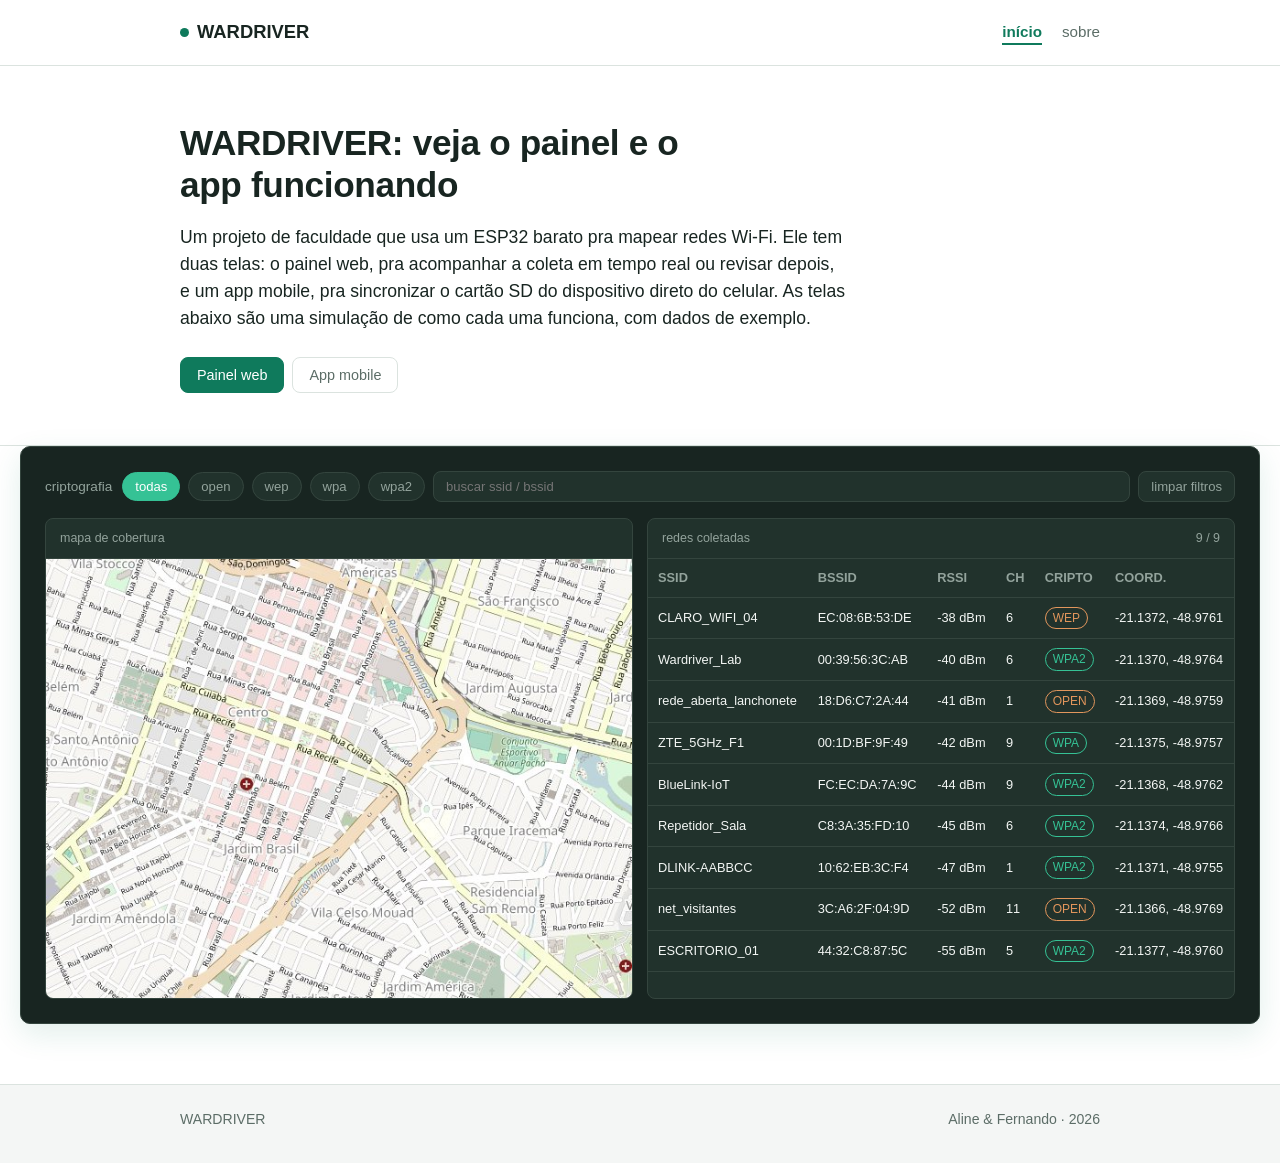
<file: index.html>
<!DOCTYPE html>
<html lang="pt-BR">
<head>
<meta charset="UTF-8">
<meta name="viewport" content="width=device-width, initial-scale=1.0">
<title>WARDRIVER — mapeamento de redes Wi-Fi</title>
<meta name="description" content="Simulação do painel web e do aplicativo mobile do WARDRIVER, dispositivo com ESP32 para mapear redes Wi-Fi de uma região.">
<link rel="stylesheet" href="css/style.css">
</head>
<body>
<a class="pular-link" href="#conteudo">Pular para o conteúdo</a>

<header class="cabecalho">
  <div class="container">
    <a class="logo" href="index.html"><span class="ponto" aria-hidden="true"></span>WARDRIVER</a>
    <button class="menu-toggle" aria-expanded="false" aria-controls="menu-principal">
      <span></span>
      <span class="oculto">Abrir menu</span>
    </button>
    <nav class="menu" id="menu-principal" aria-label="Navegação principal">
      <ul>
        <li><a href="index.html" aria-current="page">início</a></li>
        <li><a href="sobre.html">sobre</a></li>
      </ul>
    </nav>
  </div>
</header>

<main id="conteudo">

  <section class="topo-demo">
    <div class="container">
      <h1>WARDRIVER: veja o painel e o app funcionando</h1>
      <p class="intro">Um projeto de faculdade que usa um ESP32 barato pra mapear redes Wi-Fi. Ele tem duas telas: o painel web, pra acompanhar a coleta em tempo real ou revisar depois, e um app mobile, pra sincronizar o cartão SD do dispositivo direto do celular. As telas abaixo são uma simulação de como cada uma funciona, com dados de exemplo.</p>

      <div class="abas" role="tablist" aria-label="Escolher visualização">
        <button type="button" role="tab" id="aba-painel" aria-controls="tela-painel" aria-selected="true">Painel web</button>
        <button type="button" role="tab" id="aba-app" aria-controls="tela-app" aria-selected="false">App mobile</button>
      </div>
    </div>
  </section>

  <section style="padding-top:0;">
    <div class="container container-largo">

      <div class="tela ativa" id="tela-painel" role="tabpanel" aria-labelledby="aba-painel">
        <div class="caixa-escura">

          <div class="filtros">
            <span class="rotulo">criptografia</span>
            <button class="opcao" type="button" data-filtro="todas" aria-pressed="true">todas</button>
            <button class="opcao" type="button" data-filtro="open" aria-pressed="false">open</button>
            <button class="opcao" type="button" data-filtro="wep" aria-pressed="false">wep</button>
            <button class="opcao" type="button" data-filtro="wpa" aria-pressed="false">wpa</button>
            <button class="opcao" type="button" data-filtro="wpa2" aria-pressed="false">wpa2</button>
            <input type="search" id="busca-painel" placeholder="buscar ssid / bssid" aria-label="Buscar por SSID ou BSSID">
            <button class="limpar" type="button" id="limpar-filtros">limpar filtros</button>
          </div>

          <div class="colunas">
            <div class="caixa">
              <div class="titulo"><span>mapa de cobertura</span></div>
              <div class="mapa">
                <img src="img/mapa-catanduva.jpg" alt="Mapa do centro de Catanduva-SP, região onde as redes foram coletadas" width="640" height="480">
              </div>
            </div>

            <div class="caixa">
              <div class="titulo"><span>redes coletadas</span><span id="contagem-tabela">9 / 9</span></div>
              <div class="tabela-wrap">
                <table id="tabela-redes">
                  <thead>
                    <tr><th>SSID</th><th>BSSID</th><th>RSSI</th><th>CH</th><th>CRIPTO</th><th>COORD.</th></tr>
                  </thead>
                  <tbody>
                    <tr data-tipo="wep"><td>CLARO_WIFI_04</td><td>EC:08:6B:53:DE</td><td>-38 dBm</td><td>6</td><td><span class="badge wep">WEP</span></td><td>-21.1372, -48.9761</td></tr>
                    <tr data-tipo="wpa2"><td>Wardriver_Lab</td><td>00:39:56:3C:AB</td><td>-40 dBm</td><td>6</td><td><span class="badge">WPA2</span></td><td>-21.1370, -48.9764</td></tr>
                    <tr data-tipo="open"><td>rede_aberta_lanchonete</td><td>18:D6:C7:2A:44</td><td>-41 dBm</td><td>1</td><td><span class="badge open">OPEN</span></td><td>-21.1369, -48.9759</td></tr>
                    <tr data-tipo="wpa"><td>ZTE_5GHz_F1</td><td>00:1D:BF:9F:49</td><td>-42 dBm</td><td>9</td><td><span class="badge">WPA</span></td><td>-21.1375, -48.9757</td></tr>
                    <tr data-tipo="wpa2"><td>BlueLink-IoT</td><td>FC:EC:DA:7A:9C</td><td>-44 dBm</td><td>9</td><td><span class="badge">WPA2</span></td><td>-21.1368, -48.9762</td></tr>
                    <tr data-tipo="wpa2"><td>Repetidor_Sala</td><td>C8:3A:35:FD:10</td><td>-45 dBm</td><td>6</td><td><span class="badge">WPA2</span></td><td>-21.1374, -48.9766</td></tr>
                    <tr data-tipo="wpa2"><td>DLINK-AABBCC</td><td>10:62:EB:3C:F4</td><td>-47 dBm</td><td>1</td><td><span class="badge">WPA2</span></td><td>-21.1371, -48.9755</td></tr>
                    <tr data-tipo="open"><td>net_visitantes</td><td>3C:A6:2F:04:9D</td><td>-52 dBm</td><td>11</td><td><span class="badge open">OPEN</span></td><td>-21.1366, -48.9769</td></tr>
                    <tr data-tipo="wpa2"><td>ESCRITORIO_01</td><td>44:32:C8:87:5C</td><td>-55 dBm</td><td>5</td><td><span class="badge">WPA2</span></td><td>-21.1377, -48.9760</td></tr>
                  </tbody>
                </table>
              </div>
            </div>
          </div>

        </div>
      </div>

      <div class="tela" id="tela-app" role="tabpanel" aria-labelledby="aba-app" hidden>
        <div class="celular-wrap">
          <div class="celular">

            <div class="celular-app">
              <div class="cabecalho-app">
                <span class="titulo">Wardriver Sync</span>
                <span class="status">Desconectado</span>
              </div>

              <div class="subtitulo-app">
                <h3>Redes</h3>
                <span class="contagem">9 únicas</span>
              </div>

              <div class="opcoes-app" role="group" aria-label="Filtrar redes">
                <button type="button" data-filtro="todas" aria-pressed="true">Todas</button>
                <button type="button" data-filtro="open" aria-pressed="false">Abertas</button>
                <button type="button" data-filtro="segura" aria-pressed="false">Seguras</button>
              </div>

              <div class="lista-app">
                <div class="linha-app" data-tipo="segura">
                  <div class="nome">Wardriver_Lab</div><div class="detalhe">WPA2 · canal 6</div>
                </div>
                <div class="linha-app" data-tipo="segura">
                  <div class="nome">CASA_562</div><div class="detalhe">WPA2 · canal 1</div>
                </div>
                <div class="linha-app" data-tipo="segura">
                  <div class="nome">ZTE_5GHz_F1</div><div class="detalhe">WPA · canal 9</div>
                </div>
                <div class="linha-app aberta" data-tipo="open">
                  <div class="nome">(oculta)</div><div class="detalhe">Aberta · canal 1</div>
                </div>
                <div class="linha-app" data-tipo="segura">
                  <div class="nome">BlueLink-IoT</div><div class="detalhe">WPA2 · canal 9</div>
                </div>
                <div class="linha-app aberta" data-tipo="open">
                  <div class="nome">net_visitantes</div><div class="detalhe">Aberta · canal 11</div>
                </div>
                <div class="linha-app" data-tipo="segura">
                  <div class="nome">DLINK-AABBCC</div><div class="detalhe">WPA2 · canal 1</div>
                </div>
                <div class="linha-app" data-tipo="segura">
                  <div class="nome">Repetidor_Sala</div><div class="detalhe">WPA2 · canal 6</div>
                </div>
                <div class="linha-app" data-tipo="segura">
                  <div class="nome">ESCRITORIO_01</div><div class="detalhe">WPA2 · canal 5</div>
                </div>
              </div>
            </div>
          </div>
        </div>
      </div>

    </div>
  </section>

</main>

<footer class="rodape">
  <div class="container">
    <span>WARDRIVER</span>
    <span>Aline &amp; Fernando · 2026</span>
  </div>
</footer>

<script src="js/main.js"></script>
</body>
</html>
</file>
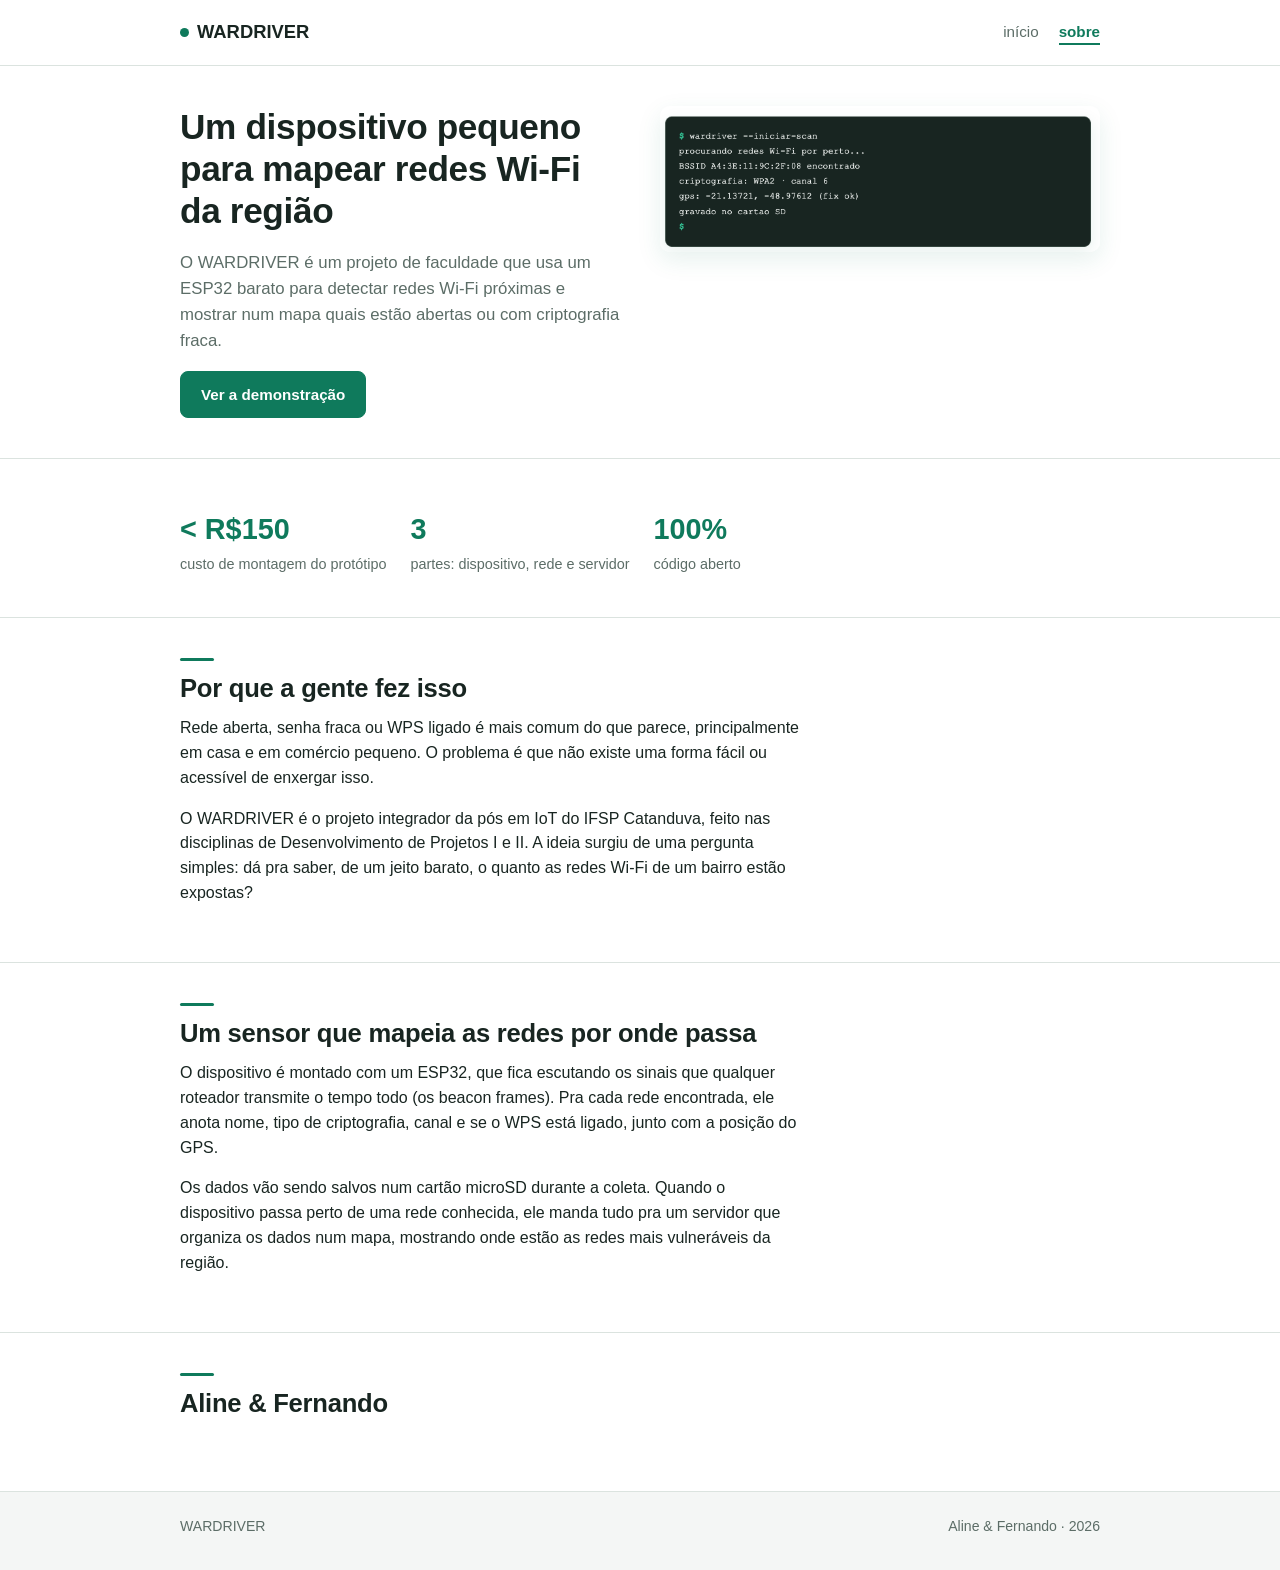
<file: sobre.html>
<!DOCTYPE html>
<html lang="pt-BR">
<head>
<meta charset="UTF-8">
<meta name="viewport" content="width=device-width, initial-scale=1.0">
<title>Sobre - WARDRIVER</title>
<meta name="description" content="O que é o WARDRIVER, o problema que ele resolve e o contexto do projeto, feito para o curso de IoT do IFSP Catanduva.">
<link rel="stylesheet" href="css/style.css">
</head>
<body>
<a class="pular-link" href="#conteudo">Pular para o conteúdo</a>

<header class="cabecalho">
  <div class="container">
    <a class="logo" href="index.html"><span class="ponto" aria-hidden="true"></span>WARDRIVER</a>
    <button class="menu-toggle" aria-expanded="false" aria-controls="menu-principal">
      <span></span>
      <span class="oculto">Abrir menu</span>
    </button>
    <nav class="menu" id="menu-principal" aria-label="Navegação principal">
      <ul>
        <li><a href="index.html">início</a></li>
        <li><a href="sobre.html" aria-current="page">sobre</a></li>
      </ul>
    </nav>
  </div>
</header>

<main id="conteudo">

  <section>
    <div class="container topo">
      <div>
        <h1>Um dispositivo pequeno para mapear redes Wi-Fi da região</h1>
        <p class="intro">O WARDRIVER é um projeto de faculdade que usa um ESP32 barato para detectar redes Wi-Fi próximas e mostrar num mapa quais estão abertas ou com criptografia fraca.</p>
        <div class="numeros">
          <a class="btn" href="index.html">Ver a demonstração</a>
        </div>
      </div>

      <img class="terminal" src="img/terminal.png" alt="Simulação de saída de terminal durante uma coleta de rede: wardriver --iniciar-scan, procurando redes Wi-Fi por perto, rede encontrada com criptografia WPA2 no canal 6, GPS com fix ok, dados gravados no cartão SD.">
    </div>
  </section>

  <section>
    <div class="container">
      <div class="numeros">
        <div class="numero">
          <span class="valor">&lt; R$150</span>
          <span class="legenda">custo de montagem do protótipo</span>
        </div>
        <div class="numero">
          <span class="valor">3</span>
          <span class="legenda">partes: dispositivo, rede e servidor</span>
        </div>
        <div class="numero">
          <span class="valor">100%</span>
          <span class="legenda">código aberto</span>
        </div>
      </div>
    </div>
  </section>

  <section>
    <div class="container">
      <h2>Por que a gente fez isso</h2>
      <p>Rede aberta, senha fraca ou WPS ligado é mais comum do que parece, principalmente em casa e em comércio pequeno. O problema é que não existe uma forma fácil ou acessível de enxergar isso.</p>
      <p>O WARDRIVER é o projeto integrador da pós em IoT do IFSP Catanduva, feito nas disciplinas de Desenvolvimento de Projetos I e II. A ideia surgiu de uma pergunta simples: dá pra saber, de um jeito barato, o quanto as redes Wi-Fi de um bairro estão expostas?</p>
    </div>
  </section>

  <section>
    <div class="container">
      <h2>Um sensor que mapeia as redes por onde passa</h2>
      <p>O dispositivo é montado com um ESP32, que fica escutando os sinais que qualquer roteador transmite o tempo todo (os beacon frames). Pra cada rede encontrada, ele anota nome, tipo de criptografia, canal e se o WPS está ligado, junto com a posição do GPS.</p>
      <p>Os dados vão sendo salvos num cartão microSD durante a coleta. Quando o dispositivo passa perto de uma rede conhecida, ele manda tudo pra um servidor que organiza os dados num mapa, mostrando onde estão as redes mais vulneráveis da região.</p>
    </div>
  </section>

  <section>
    <div class="container">
      <h2>Aline &amp; Fernando</h2>
    
    </div>
  </section>

</main>

<footer class="rodape">
  <div class="container">
    <span>WARDRIVER</span>
    <span>Aline &amp; Fernando · 2026</span>
  </div>
</footer>

<script src="js/main.js"></script>
</body>
</html>
</file>
<file: css/style.css>
* { box-sizing: border-box; }

body {
  margin: 0;
  background: #ffffff;
  color: #182521;
  font-family: Arial, Helvetica, sans-serif;
  font-size: 16px;
  line-height: 1.55;
}

img, svg { max-width: 100%; display: block; }

a {
  color: #0f7a5c;
}

a:focus-visible,
button:focus-visible,
input:focus-visible {
  outline: 2px solid #0f7a5c;
  outline-offset: 2px;
}

h1, h2, h3 {
  font-family: Arial, Helvetica, sans-serif;
  font-weight: bold;
  line-height: 1.2;
  margin: 0 0 0.5em;
  letter-spacing: -0.01em;
}

h1 { font-size: 2.2rem; }
h2 { font-size: 1.6rem; }
h3 { font-size: 1.15rem; }

h2::before {
  content: '';
  display: block;
  width: 34px;
  height: 3px;
  background: #0f7a5c;
  border-radius: 2px;
  margin-bottom: 12px;
}

p { margin: 0 0 1em; max-width: 70ch; }

.container {
  max-width: 960px;
  margin: 0 auto;
  padding: 0 20px;
}

.container-largo {
  max-width: 1600px;
}

.cabecalho {
  border-bottom: 1px solid #dbe3df;
  background: #ffffff;
}

.cabecalho .container {
  display: flex;
  align-items: center;
  justify-content: space-between;
  padding-top: 18px;
  padding-bottom: 18px;
}

.logo {
  font-weight: bold;
  font-size: 1.15rem;
  color: #182521;
  text-decoration: none;
  display: flex;
  align-items: center;
  gap: 8px;
}

.logo .ponto {
  width: 9px;
  height: 9px;
  border-radius: 50%;
  background: #0f7a5c;
  display: inline-block;
}

.menu-toggle {
  display: none;
  background: #ffffff;
  border: 1px solid #dbe3df;
  border-radius: 6px;
  width: 40px;
  height: 36px;
  cursor: pointer;
  position: relative;
}

.menu-toggle span,
.menu-toggle span::before,
.menu-toggle span::after {
  content: '';
  position: absolute;
  left: 9px;
  right: 9px;
  height: 2px;
  background: #182521;
}
.menu-toggle span { top: 17px; }
.menu-toggle span::before { top: -6px; }
.menu-toggle span::after { top: 6px; }

.menu ul {
  list-style: none;
  display: flex;
  gap: 20px;
  margin: 0;
  padding: 0;
}

.menu a {
  font-size: 0.95rem;
  color: #5c6d67;
  text-decoration: none;
  padding-bottom: 3px;
  border-bottom: 2px solid transparent;
}

.menu a:hover { color: #182521; text-decoration: underline; }

.menu a[aria-current="page"] {
  color: #0f7a5c;
  border-bottom-color: #0f7a5c;
  font-weight: bold;
}

@media (max-width: 640px) {
  .menu-toggle { display: block; }

  .menu {
    display: none;
    width: 100%;
    order: 3;
  }

  .menu.aberto { display: block; }

  .menu ul {
    flex-direction: column;
    gap: 0;
    padding: 8px 0 18px;
  }

  .menu li {
    border-top: 1px solid #dbe3df;
  }

  .menu a {
    display: block;
    padding: 12px 2px;
  }

  .cabecalho .container {
    flex-wrap: wrap;
  }
}

main { display: block; }

section {
  padding: 40px 0;
  border-bottom: 1px solid #dbe3df;
}

section:last-of-type { border-bottom: none; }

.topo-demo {
  padding-top: 56px;
  padding-bottom: 32px;
}

.topo-demo h1 {
  max-width: 26ch;
}

.topo-demo .intro {
  font-size: 1.1rem;
  max-width: 68ch;
}

.topo {
  display: flex;
  flex-wrap: wrap;
  gap: 40px;
  align-items: flex-start;
}

.topo > * {
  flex: 1 1 320px;
  min-width: 0;
}

.topo p.intro {
  font-size: 1.05rem;
  color: #5c6d67;
}

.terminal {
  width: 100%;
  border-radius: 10px;
  box-shadow: 0 8px 24px rgba(15, 122, 92, 0.1);
}

.numeros {
  display: flex;
  flex-wrap: wrap;
  gap: 24px;
  margin-top: 8px;
}

.numero {
  min-width: 140px;
}

.numero .valor {
  font-size: 1.8rem;
  font-weight: bold;
  color: #0f7a5c;
  display: block;
}

.numero .legenda {
  color: #5c6d67;
  font-size: 0.9rem;
}

.btn {
  font-family: Arial, Helvetica, sans-serif;
  font-weight: bold;
  font-size: 0.95rem;
  background: #0f7a5c;
  color: #ffffff;
  border: 1px solid #0f7a5c;
  border-radius: 8px;
  padding: 11px 20px;
  cursor: pointer;
  text-decoration: none;
  display: inline-block;
}

.btn:hover { background: #0c6349; }

.btn.contorno {
  background: #ffffff;
  color: #182521;
  border: 1px solid #dbe3df;
  font-weight: normal;
}

.btn.contorno:hover { border-color: #0f7a5c; color: #0f7a5c; }

.rodape {
  border-top: 1px solid #dbe3df;
  background: #f4f6f5;
  padding: 24px 0 32px;
  margin-top: 20px;
  color: #5c6d67;
  font-size: 0.88rem;
}

.rodape .container {
  display: flex;
  justify-content: space-between;
  flex-wrap: wrap;
  gap: 12px;
}

.pular-link {
  position: absolute;
  left: -999px;
  top: auto;
  background: #182521;
  color: #ffffff;
  padding: 10px 16px;
  font-size: 0.85rem;
  z-index: 10;
}

.pular-link:focus {
  left: 16px;
  top: 16px;
}

.oculto {
  position: absolute;
  width: 1px;
  height: 1px;
  overflow: hidden;
  clip: rect(0 0 0 0);
  white-space: nowrap;
}

.abas {
  display: flex;
  gap: 8px;
  margin: 24px 0 20px;
}

.abas button {
  font-family: Arial, Helvetica, sans-serif;
  font-size: 0.9rem;
  background: #ffffff;
  border: 1px solid #dbe3df;
  color: #5c6d67;
  border-radius: 8px;
  padding: 9px 16px;
  cursor: pointer;
}

.abas button[aria-selected="true"] {
  background: #0f7a5c;
  border-color: #0f7a5c;
  color: #ffffff;
}

.tela { display: none; }
.tela.ativa { display: block; }

.caixa-escura {
  background: #182521;
  border: 1px solid #34453e;
  border-radius: 10px;
  padding: 24px;
  font-family: Arial, Helvetica, sans-serif;
  color: #f3f6f4;
  overflow-x: auto;
  box-shadow: 0 10px 30px rgba(15, 122, 92, 0.12);
}

.filtros {
  display: flex;
  align-items: center;
  gap: 8px;
  flex-wrap: wrap;
  margin-bottom: 16px;
  font-size: 0.85rem;
}

.filtros .rotulo { color: #93a39c; margin-right: 2px; }

.filtros button.opcao {
  font-family: Arial, Helvetica, sans-serif;
  font-size: 0.82rem;
  background: #21322c;
  border: 1px solid #34453e;
  color: #93a39c;
  border-radius: 999px;
  padding: 6px 12px;
  cursor: pointer;
}

.filtros button.opcao[aria-pressed="true"] {
  background: #35c295;
  border-color: #35c295;
  color: #ffffff;
}

.filtros select,
.filtros input[type="search"] {
  font-family: Arial, Helvetica, sans-serif;
  font-size: 0.82rem;
  background: #21322c;
  border: 1px solid #34453e;
  color: #f3f6f4;
  border-radius: 8px;
  padding: 7px 12px;
}

.filtros input[type="search"] {
  flex: 1;
  min-width: 160px;
}

.filtros .limpar {
  margin-left: auto;
  background: #21322c;
  border: 1px solid #34453e;
  color: #93a39c;
  border-radius: 8px;
  padding: 7px 12px;
  font-family: Arial, Helvetica, sans-serif;
  font-size: 0.82rem;
  cursor: pointer;
}

.colunas {
  display: flex;
  flex-wrap: wrap;
  gap: 14px;
}

.colunas > * {
  flex: 1 1 350px;
}

.caixa {
  background: #21322c;
  border: 1px solid #34453e;
  border-radius: 8px;
  overflow: hidden;
}

.caixa .titulo {
  display: flex;
  justify-content: space-between;
  align-items: center;
  padding: 10px 14px;
  border-bottom: 1px solid #34453e;
  font-size: 0.78rem;
  color: #93a39c;
}

.mapa img { width: 100%; height: auto; display: block; }

.tabela-wrap {
  max-height: 520px;
  overflow-y: auto;
  overflow-x: auto;
}

.tabela-wrap table {
  width: 100%;
  border-collapse: collapse;
  font-size: 0.8rem;
  min-width: 480px;
}

.tabela-wrap th {
  position: sticky;
  top: 0;
  background: #21322c;
  text-align: left;
  color: #93a39c;
  font-weight: bold;
  padding: 9px 10px;
  border-bottom: 1px solid #34453e;
}

.tabela-wrap td {
  padding: 9px 10px;
  border-bottom: 1px solid #34453e;
  white-space: nowrap;
}

.badge {
  display: inline-block;
  border: 1px solid #35c295;
  color: #35c295;
  border-radius: 999px;
  padding: 1px 7px;
  font-size: 0.75rem;
}

.badge.open,
.badge.wep {
  border-color: #e2965c;
  color: #e2965c;
}


.celular-wrap {
  display: flex;
  justify-content: center;
}

.celular {
  width: 100%;
  max-width: 290px;
  box-sizing: border-box;
  background: #182521;
  color: #f3f6f4;
  border: 8px solid #333;
  border-radius: 24px;
  overflow: hidden;
}

.celular-app { padding: 16px 16px 16px; }

.celular-app .cabecalho-app {
  display: flex;
  justify-content: space-between;
  align-items: baseline;
  margin-bottom: 16px;
}

.cabecalho-app .titulo { font-size: 1.05rem; font-weight: bold; }
.cabecalho-app .status { font-size: 0.72rem; color: #e2965c; }

.subtitulo-app {
  display: flex;
  justify-content: space-between;
  align-items: baseline;
  margin-bottom: 10px;
}

.subtitulo-app h3 { font-size: 1.2rem; margin: 0; }
.subtitulo-app .contagem { font-size: 0.72rem; color: #93a39c; }

.opcoes-app {
  display: flex;
  gap: 8px;
  margin-bottom: 12px;
}

.opcoes-app button {
  font-family: Arial, Helvetica, sans-serif;
  font-size: 0.76rem;
  background: #21322c;
  border: 1px solid #34453e;
  color: #93a39c;
  border-radius: 999px;
  padding: 6px 14px;
  cursor: pointer;
}

.opcoes-app button[aria-pressed="true"] {
  background: #35c295;
  border-color: #35c295;
  color: #ffffff;
}

.lista-app {
  border-top: 1px solid #34453e;
  max-height: 360px;
  overflow-y: auto;
}

.linha-app {
  padding: 11px 2px;
  border-bottom: 1px solid #34453e;
}

.linha-app .nome { font-size: 0.9rem; font-weight: bold; }
.linha-app .detalhe { font-size: 0.74rem; color: #93a39c; }
.linha-app.aberta .detalhe { color: #e2965c; }
</file>
